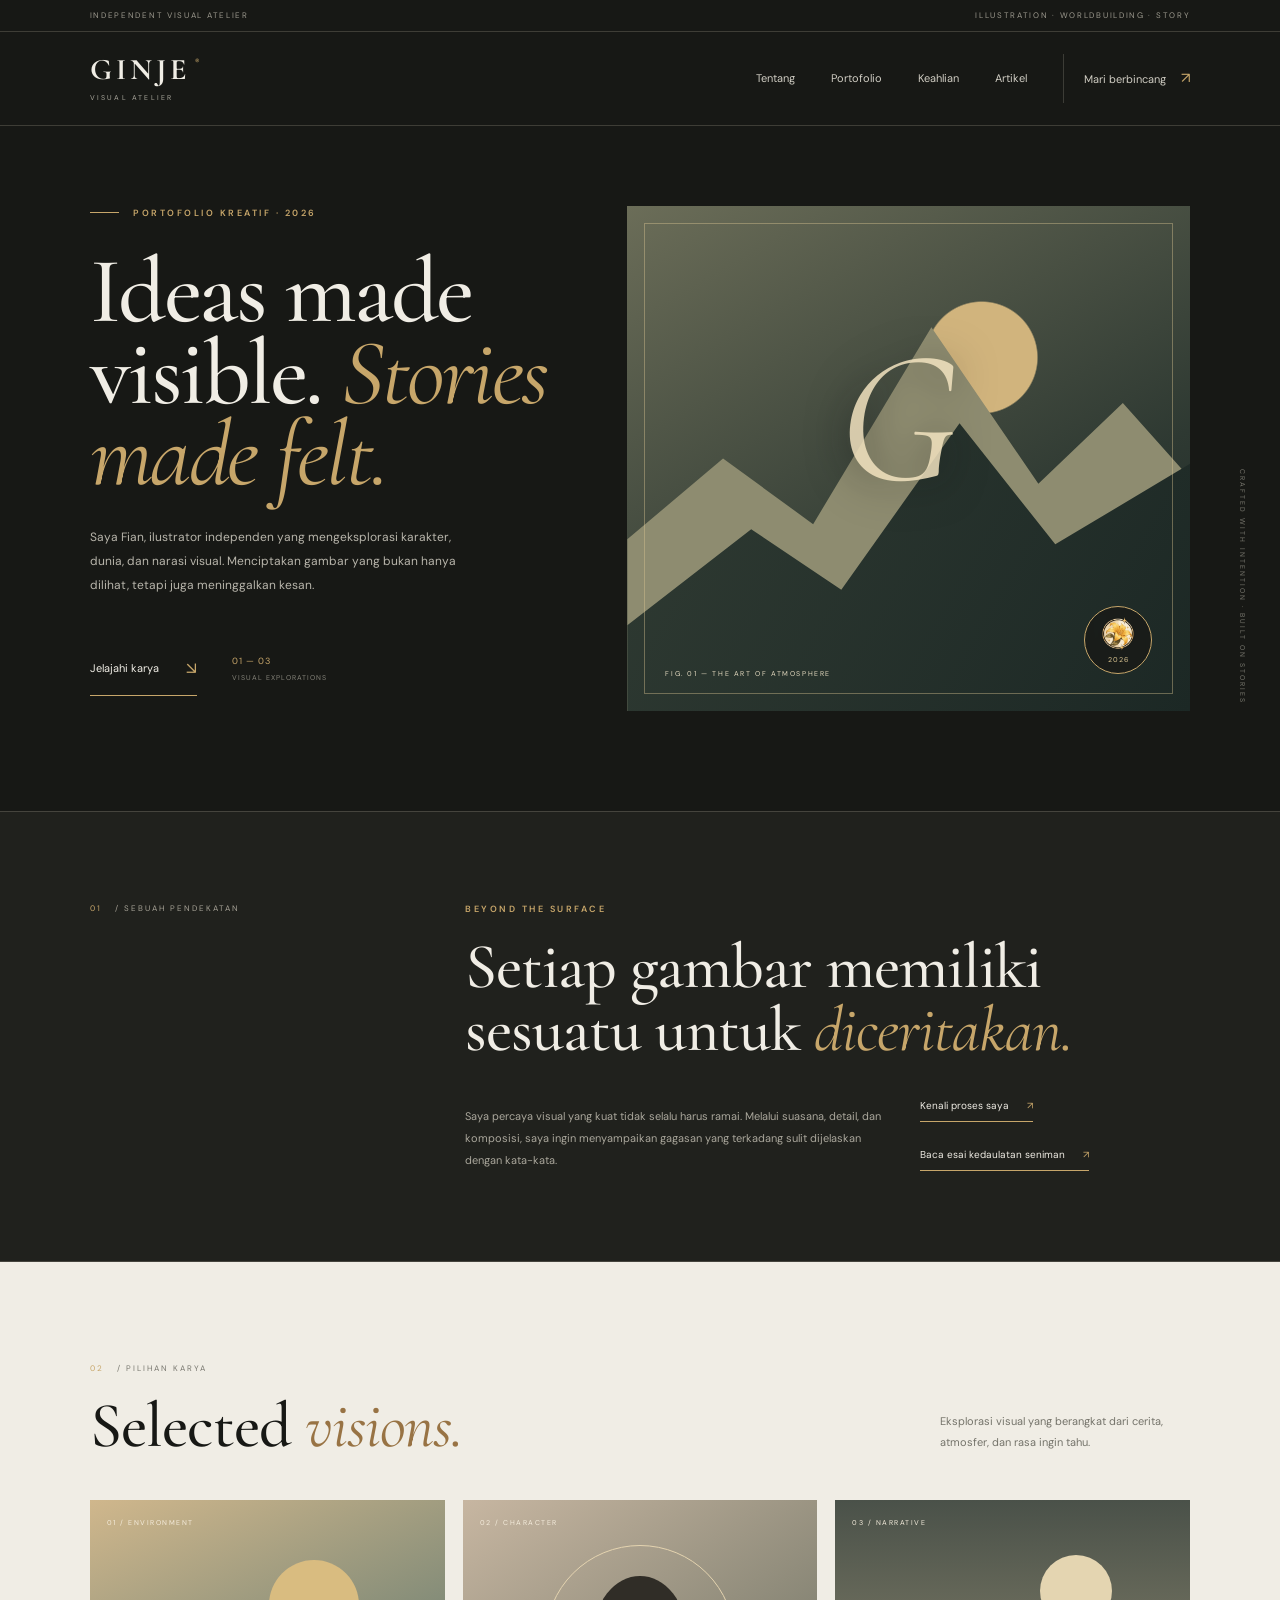
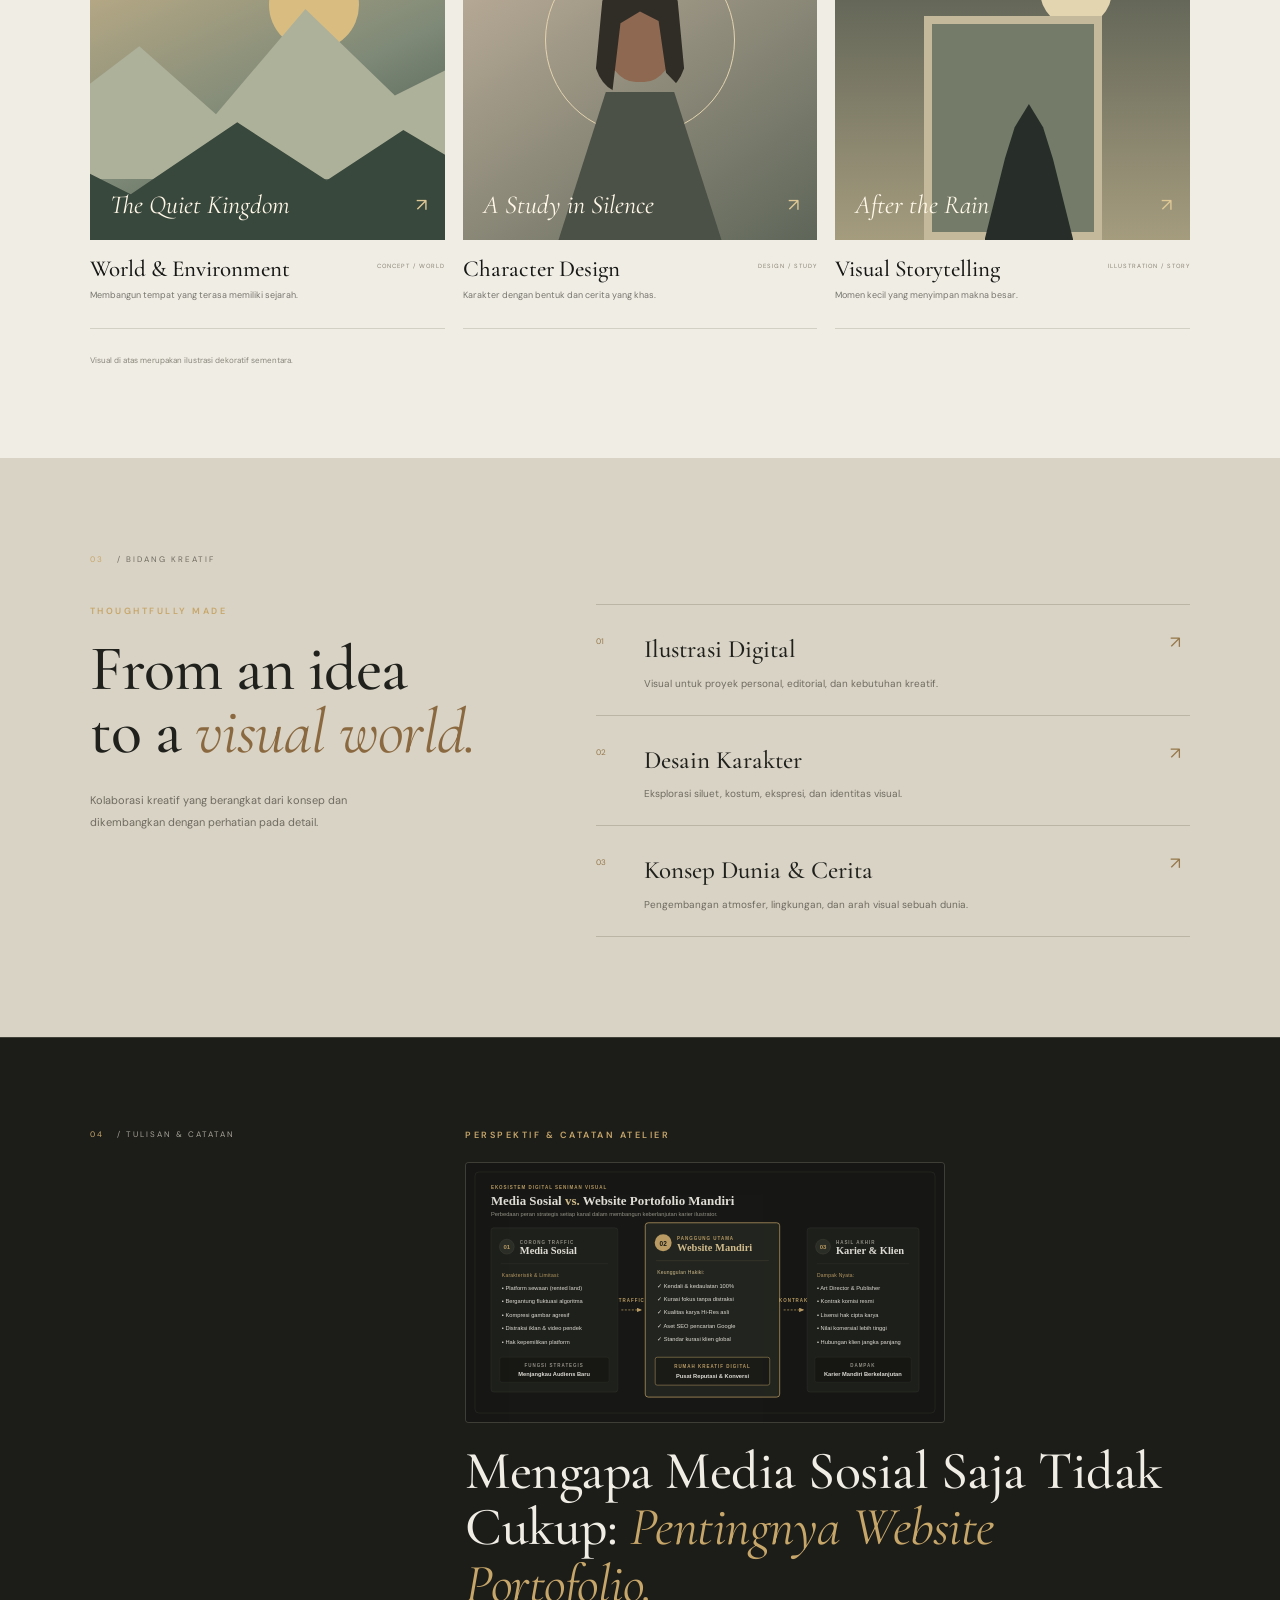
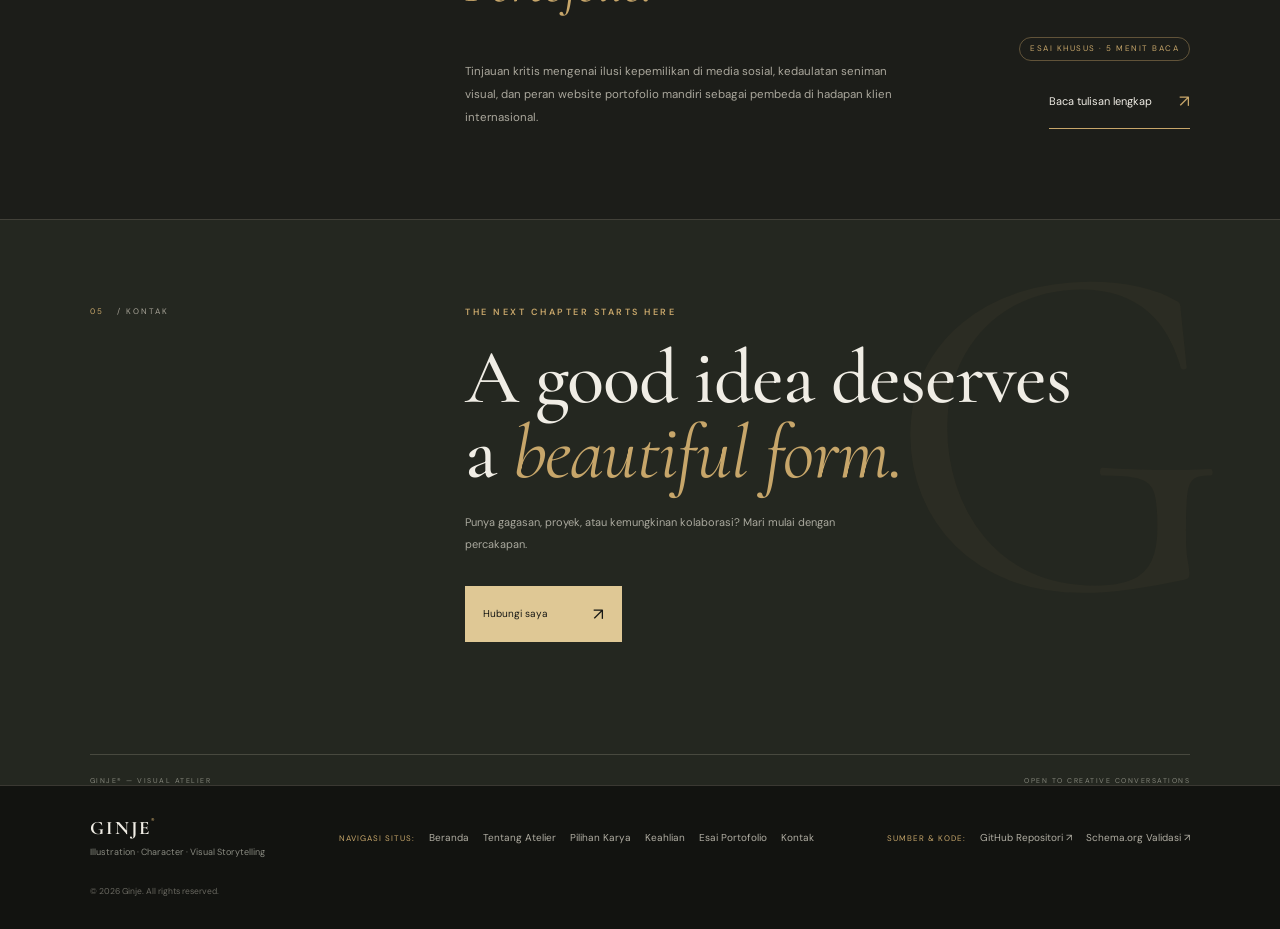
<file: index.html>
<!DOCTYPE html>
<html lang="id">
<head>
  <meta charset="UTF-8">
  <meta name="viewport" content="width=device-width, initial-scale=1.0">
  
  <!-- SEO Primary Meta Tags -->
  <title>Ginje — Visual Atelier | Portofolio Ilustrasi &amp; Desain Karakter</title>
  <meta name="title" content="Ginje — Visual Atelier | Portofolio Ilustrasi &amp; Desain Karakter">
  <meta name="description" content="Portofolio resmi Ginje (Fian) — ilustrator independen, desain karakter, dan visual storytelling. Eksplorasi karya seni naratif dan kolaborasi proyek kreatif.">
  <meta name="keywords" content="ilustrator indonesia, desain karakter, visual storytelling, concept art, portofolio ilustrator, ginje visual atelier, freelance illustrator">
  <meta name="author" content="Fian — Ginje Visual Atelier">
  <meta name="robots" content="index, follow, max-image-preview:large, max-snippet:-1, max-video-preview:-1">
    <link rel="sitemap" type="application/xml" title="Sitemap" href="https://arfianafandi.github.io/Website-Portofolio/sitemap.xml">
  <link rel="canonical" href="https://arfianafandi.github.io/Website-Portofolio/">

  <!-- Open Graph / Facebook -->
  <meta property="og:locale" content="id_ID">
  <meta property="og:type" content="website">
  <meta property="og:url" content="https://arfianafandi.github.io/Website-Portofolio/">
  <meta property="og:title" content="Ginje — Visual Atelier | Portofolio Ilustrasi &amp; Desain Karakter">
  <meta property="og:description" content="Portofolio resmi Ginje (Fian) — ilustrator independen, desain karakter, dan visual storytelling. Eksplorasi karya seni naratif dan kolaborasi proyek kreatif.">
  <meta property="og:site_name" content="Ginje Visual Atelier">
  <meta property="og:image" content="https://arfianafandi.github.io/Website-Portofolio/assets/android-chrome-512x512.png">
  <meta property="og:image:secure_url" content="https://arfianafandi.github.io/Website-Portofolio/assets/android-chrome-512x512.png">
  <meta property="og:image:width" content="512">
  <meta property="og:image:height" content="512">
  <meta property="og:image:alt" content="Logo Medali Ginje Visual Atelier">
  <meta property="og:image:type" content="image/png">

  <!-- Twitter Card -->
  <meta name="twitter:card" content="summary_large_image">
  <meta name="twitter:title" content="Ginje — Visual Atelier | Portofolio Ilustrasi &amp; Desain Karakter">
  <meta name="twitter:description" content="Portofolio resmi Ginje (Fian) — ilustrator independen, desain karakter, dan visual storytelling.">
  <meta name="twitter:image" content="https://arfianafandi.github.io/Website-Portofolio/assets/android-chrome-512x512.png">
  <meta name="twitter:image:alt" content="Logo Medali Ginje Visual Atelier">

  <!-- Favicon (Google Search & Multi-device) -->
  <link rel="icon" type="image/x-icon" href="favicon.ico">
  <link rel="icon" type="image/png" sizes="48x48" href="assets/favicon-48x48.png">
  <link rel="icon" type="image/png" sizes="32x32" href="assets/favicon-32x32.png">
  <link rel="icon" type="image/png" sizes="16x16" href="assets/favicon-16x16.png">
  <link rel="icon" type="image/png" sizes="192x192" href="assets/android-chrome-192x192.png">
  <link rel="apple-touch-icon" sizes="180x180" href="assets/apple-touch-icon.png">

  <!-- Structured Data (JSON-LD) -->
  <script type="application/ld+json">
  {
    "@context": "https://schema.org",
    "@graph": [
      {
        "@type": "WebSite",
        "@id": "https://arfianafandi.github.io/Website-Portofolio/#website",
        "url": "https://arfianafandi.github.io/Website-Portofolio/",
        "name": "Ginje",
        "alternateName": "Ginje Visual Atelier",
        "description": "Portofolio kreatif ilustrasi, desain karakter, dan visual storytelling oleh Fian.",
        "inLanguage": "id-ID"
      },
      {
        "@type": "Person",
        "@id": "https://arfianafandi.github.io/Website-Portofolio/#person",
        "name": "Fian",
        "alternateName": "Ginje",
        "jobTitle": "Ilustrator & Visual Storyteller",
        "description": "Ilustrator independen yang mengeksplorasi karakter, dunia naratif, dan visual storytelling.",
        "url": "https://arfianafandi.github.io/Website-Portofolio/",
        "image": "https://arfianafandi.github.io/Website-Portofolio/assets/android-chrome-512x512.png",
        "knowsAbout": [
          "Ilustrasi Digital",
          "Desain Karakter",
          "Worldbuilding",
          "Visual Storytelling"
        ]
      }
    ]
  }
  </script>

  <link rel="preconnect" href="https://fonts.googleapis.com">
  <link rel="preconnect" href="https://fonts.gstatic.com" crossorigin>
  <link href="https://fonts.googleapis.com/css2?family=Cormorant+Garamond:wght@400;500;600;700&family=DM+Sans:wght@400;500;600;700&display=swap" rel="stylesheet">
  <link rel="stylesheet" href="style.css">
  <!-- Inline Responsive Fallback for SEO Crawlers -->
  <style>
    @media screen and (max-width: 900px) {
      .hero { grid-template-columns: 1fr; }
      .work-grid { grid-template-columns: 1fr 1fr; }
    }
    @media screen and (max-width: 620px) {
      .work-grid { grid-template-columns: 1fr; }
      .site-header { padding: 20px 6%; }
    }
  </style>
  <!-- Canonical Domain Enforcement (www to non-www fallback) -->
  <script>
    if (window.location.hostname.indexOf('www.') === 0) {
      window.location.replace('https://' + window.location.hostname.replace(/^www\./, '') + window.location.pathname + window.location.search);
    }
  </script>
</head>
<body>
  <div class="topline"><span>INDEPENDENT VISUAL ATELIER</span><span><a href="index.html#works">ILLUSTRATION</a> · <a href="index.html#services">WORLDBUILDING</a> · <a href="artikel-pentingnya-website-portofolio-ilustrator.html">STORY</a></span></div>
  <header class="site-header"><a class="brand" href="index.html#home" aria-label="Ginje Visual Atelier - Beranda">GINJE<span>®</span><small>VISUAL ATELIER</small></a>
    <nav><a href="index.html#about">Tentang</a><a href="index.html#works">Portofolio</a><a href="index.html#services">Keahlian</a><a href="artikel-pentingnya-website-portofolio-ilustrator.html">Artikel</a><a class="nav-cta" href="index.html#contact">Mari berbincang <span>↗</span></a></nav>
  </header>
  <main>
    <section class="hero" id="home"><div class="hero-copy"><div class="eyebrow"><span class="gold-line"></span> PORTOFOLIO KREATIF · 2026</div>
      <h1>Ideas made <br>visible. <em>Stories</em> <br><em>made felt.</em></h1>
      <p class="hero-description">Saya Fian, ilustrator independen yang mengeksplorasi karakter, dunia, dan narasi visual. Menciptakan gambar yang bukan hanya dilihat, tetapi juga meninggalkan kesan.</p>
      <div class="hero-bottom"><a class="round-link" href="index.html#works">Jelajahi karya <span>↘</span></a><p>01 — 03<br><span>VISUAL EXPLORATIONS</span></p></div>
    </div><div class="hero-visual"><div class="hero-art art-one"></div><div class="hero-art art-two"></div><div class="hero-art art-three"></div><div class="hero-ornament">G</div><div class="hero-stamp"><img src="assets/emblem-atelier.webp" alt="Emblem Ginje Visual Atelier - Golden Lily" width="46" height="46" loading="lazy" decoding="async" class="hero-stamp-img"><span>2026</span></div><p class="visual-caption">FIG. 01 — THE ART OF ATMOSPHERE</p></div><div class="hero-side-note">CRAFTED WITH INTENTION · BUILT ON STORIES</div></section>
    <section class="manifesto" id="about"><div class="section-label"><span>01</span> / SEBUAH PENDEKATAN</div><div class="manifesto-content"><p class="small-gold">BEYOND THE SURFACE</p><h2>Setiap gambar memiliki sesuatu untuk <em>diceritakan.</em></h2><div class="manifesto-bottom"><p>Saya percaya visual yang kuat tidak selalu harus ramai. Melalui suasana, detail, dan komposisi, saya ingin menyampaikan gagasan yang terkadang sulit dijelaskan dengan kata-kata.</p><div class="manifesto-actions"><a href="index.html#contact" class="underlined-link">Kenali proses saya <span>↗</span></a><a href="artikel-pentingnya-website-portofolio-ilustrator.html" class="underlined-link">Baca esai kedaulatan seniman <span>↗</span></a></div></div></div></section>
    <section class="works" id="works"><div class="section-heading"><div><div class="section-label"><span>02</span> / PILIHAN KARYA</div><h2>Selected <em>visions.</em></h2></div><p>Eksplorasi visual yang berangkat dari cerita, atmosfer, dan rasa ingin tahu.</p></div>
      <div class="work-grid">
        <article class="work-card work-wide"><a href="index.html#contact" class="work-image landscape" aria-label="Lihat karya The Quiet Kingdom (World & Environment)"><span class="image-index">01 / ENVIRONMENT</span><div class="landscape-sun"></div><div class="landscape-mist"></div><div class="landscape-foreground"></div><span class="image-title">The Quiet Kingdom</span><span class="image-open">↗</span></a><div class="work-info"><div><h3>World &amp; Environment</h3><p>Membangun tempat yang terasa memiliki sejarah.</p></div><span>CONCEPT / WORLD</span></div></article>
        <article class="work-card"><a href="index.html#contact" class="work-image portrait" aria-label="Lihat karya A Study in Silence (Character Design)"><span class="image-index">02 / CHARACTER</span><div class="portrait-halo"></div><div class="portrait-head"></div><div class="portrait-hair"></div><div class="portrait-cloak"></div><span class="image-title">A Study in Silence</span><span class="image-open">↗</span></a><div class="work-info"><div><h3>Character Design</h3><p>Karakter dengan bentuk dan cerita yang khas.</p></div><span>DESIGN / STUDY</span></div></article>
        <article class="work-card"><a href="index.html#contact" class="work-image stilllife" aria-label="Lihat karya After the Rain (Visual Storytelling)"><span class="image-index">03 / NARRATIVE</span><div class="still-moon"></div><div class="still-window"></div><div class="still-figure"></div><span class="image-title">After the Rain</span><span class="image-open">↗</span></a><div class="work-info"><div><h3>Visual Storytelling</h3><p>Momen kecil yang menyimpan makna besar.</p></div><span>ILLUSTRATION / STORY</span></div></article>
      </div><p class="disclaimer">Visual di atas merupakan ilustrasi dekoratif sementara.</p></section>
    <section class="services" id="services"><div class="section-label"><span>03</span> / BIDANG KREATIF</div><div class="services-grid"><div class="services-intro"><p class="small-gold">THOUGHTFULLY MADE</p><h2>From an idea <br>to a <em>visual world.</em></h2><p>Kolaborasi kreatif yang berangkat dari konsep dan dikembangkan dengan perhatian pada detail.</p></div><div class="service-list">
      <div class="service-row"><span class="service-number">01</span><div><h3>Ilustrasi Digital</h3><p>Visual untuk proyek personal, editorial, dan kebutuhan kreatif.</p></div><a href="index.html#contact" class="service-symbol" aria-label="Konsultasikan layanan ini">↗</a></div>
      <div class="service-row"><span class="service-number">02</span><div><h3>Desain Karakter</h3><p>Eksplorasi siluet, kostum, ekspresi, dan identitas visual.</p></div><a href="index.html#contact" class="service-symbol" aria-label="Konsultasikan layanan ini">↗</a></div>
      <div class="service-row"><span class="service-number">03</span><div><h3>Konsep Dunia &amp; Cerita</h3><p>Pengembangan atmosfer, lingkungan, dan arah visual sebuah dunia.</p></div><a href="index.html#contact" class="service-symbol" aria-label="Konsultasikan layanan ini">↗</a></div>
    </div></div></section>
    <section class="journal" id="journal">
      <div class="section-label"><span>04</span> / TULISAN &amp; CATATAN</div>
      <div class="journal-content">
        <p class="small-gold">PERSPEKTIF &amp; CATATAN ATELIER</p>
        <figure class="journal-thumb-wrap"><img src="assets/infografis-peran-website-portofolio.svg" alt="Infografis Peran Strategis Website Portofolio bagi Ilustrator Mandiri" width="450" height="240" loading="lazy" decoding="async" class="journal-thumb-img"></figure>
        <h2>Mengapa Media Sosial Saja Tidak Cukup: <em>Pentingnya Website Portofolio.</em></h2>
        <div class="journal-bottom">
          <p>Tinjauan kritis mengenai ilusi kepemilikan di media sosial, kedaulatan seniman visual, dan peran website portofolio mandiri sebagai pembeda di hadapan klien internasional.</p>
          <div class="journal-actions">
            <span class="journal-badge">ESAI KHUSUS · 5 MENIT BACA</span>
            <a href="artikel-pentingnya-website-portofolio-ilustrator.html" class="round-link">Baca tulisan lengkap <span>↗</span></a>
          </div>
        </div>
      </div>
    </section>
    <section class="contact" id="contact"><div class="contact-pattern">G</div><div class="section-label"><span>05</span> / KONTAK</div><div class="contact-inner"><p class="small-gold">THE NEXT CHAPTER STARTS HERE</p><h2>A good idea deserves <br>a <em>beautiful form.</em></h2><p>Punya gagasan, proyek, atau kemungkinan kolaborasi? Mari mulai dengan percakapan.</p><a class="contact-button" href="https://www.instagram.com/fian21stcentury/" target="_blank" rel="nofollow noopener noreferrer" aria-label="Hubungi saya via Instagram @fian21stcentury">Hubungi saya <span>↗</span></a></div><div class="contact-footer"><span>GINJE® — VISUAL ATELIER</span><span>OPEN TO CREATIVE CONVERSATIONS</span></div></section>
  </main><footer class="footer">
    <div class="footer-left">
      <a class="footer-brand" href="index.html#home" aria-label="Ginje Visual Atelier - Kembali ke atas">GINJE<span>®</span></a>
      <p>Illustration · Character · Visual Storytelling</p>
    </div>
    <div class="footer-nav">
      <span class="footer-nav-label">Navigasi Situs:</span>
      <a href="index.html#home">Beranda</a>
      <a href="index.html#about">Tentang Atelier</a>
      <a href="index.html#works">Pilihan Karya</a>
      <a href="index.html#services">Keahlian</a>
      <a href="artikel-pentingnya-website-portofolio-ilustrator.html">Esai Portofolio</a>
      <a href="index.html#contact">Kontak</a>
    </div>
    <div class="footer-social">
      <span class="footer-nav-label">Sumber &amp; Kode:</span>
      <a href="https://github.com/arfianafandi/Website-Portofolio" target="_blank" rel="noopener noreferrer">GitHub Repositori ↗</a>
      <a href="https://schema.org" target="_blank" rel="noopener noreferrer">Schema.org Validasi ↗</a>
    </div>
    <p class="footer-copy">© 2026 Ginje. All rights reserved.</p>
  </footer>
</body></html>
</file>
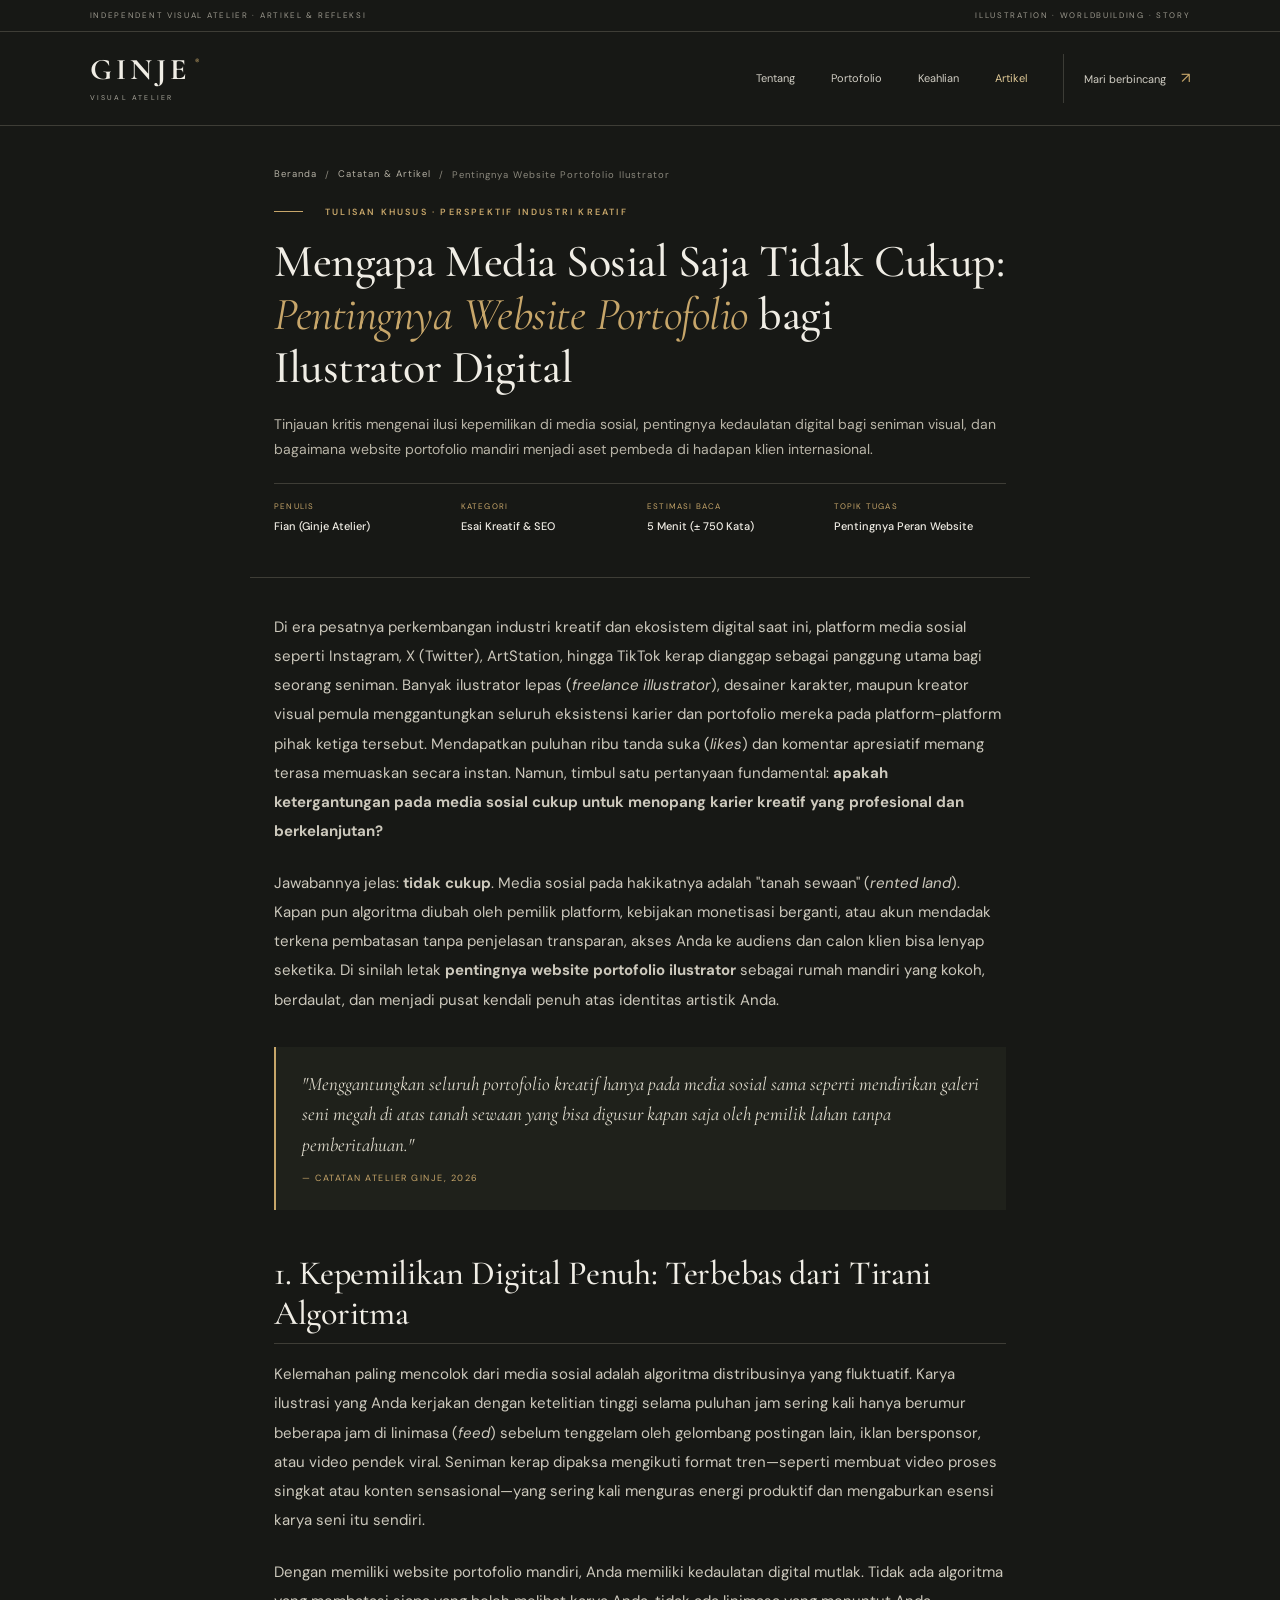
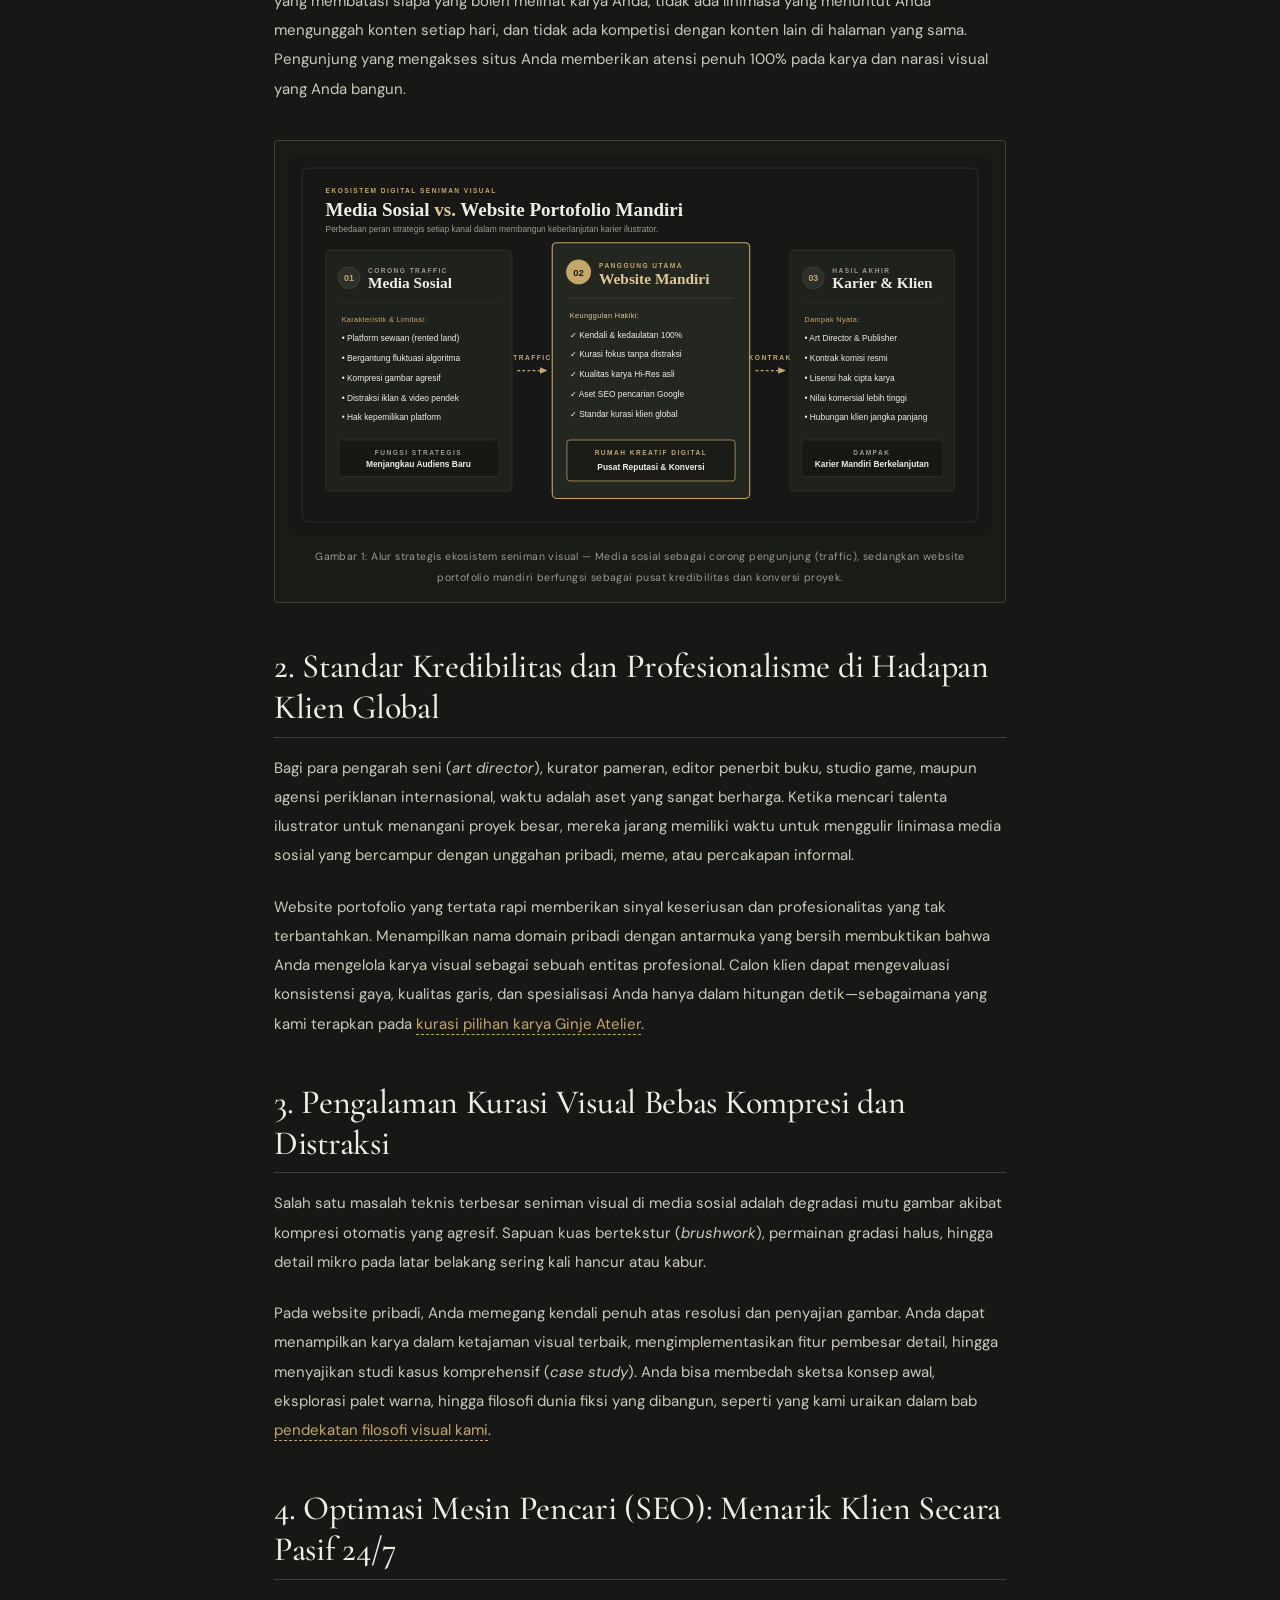
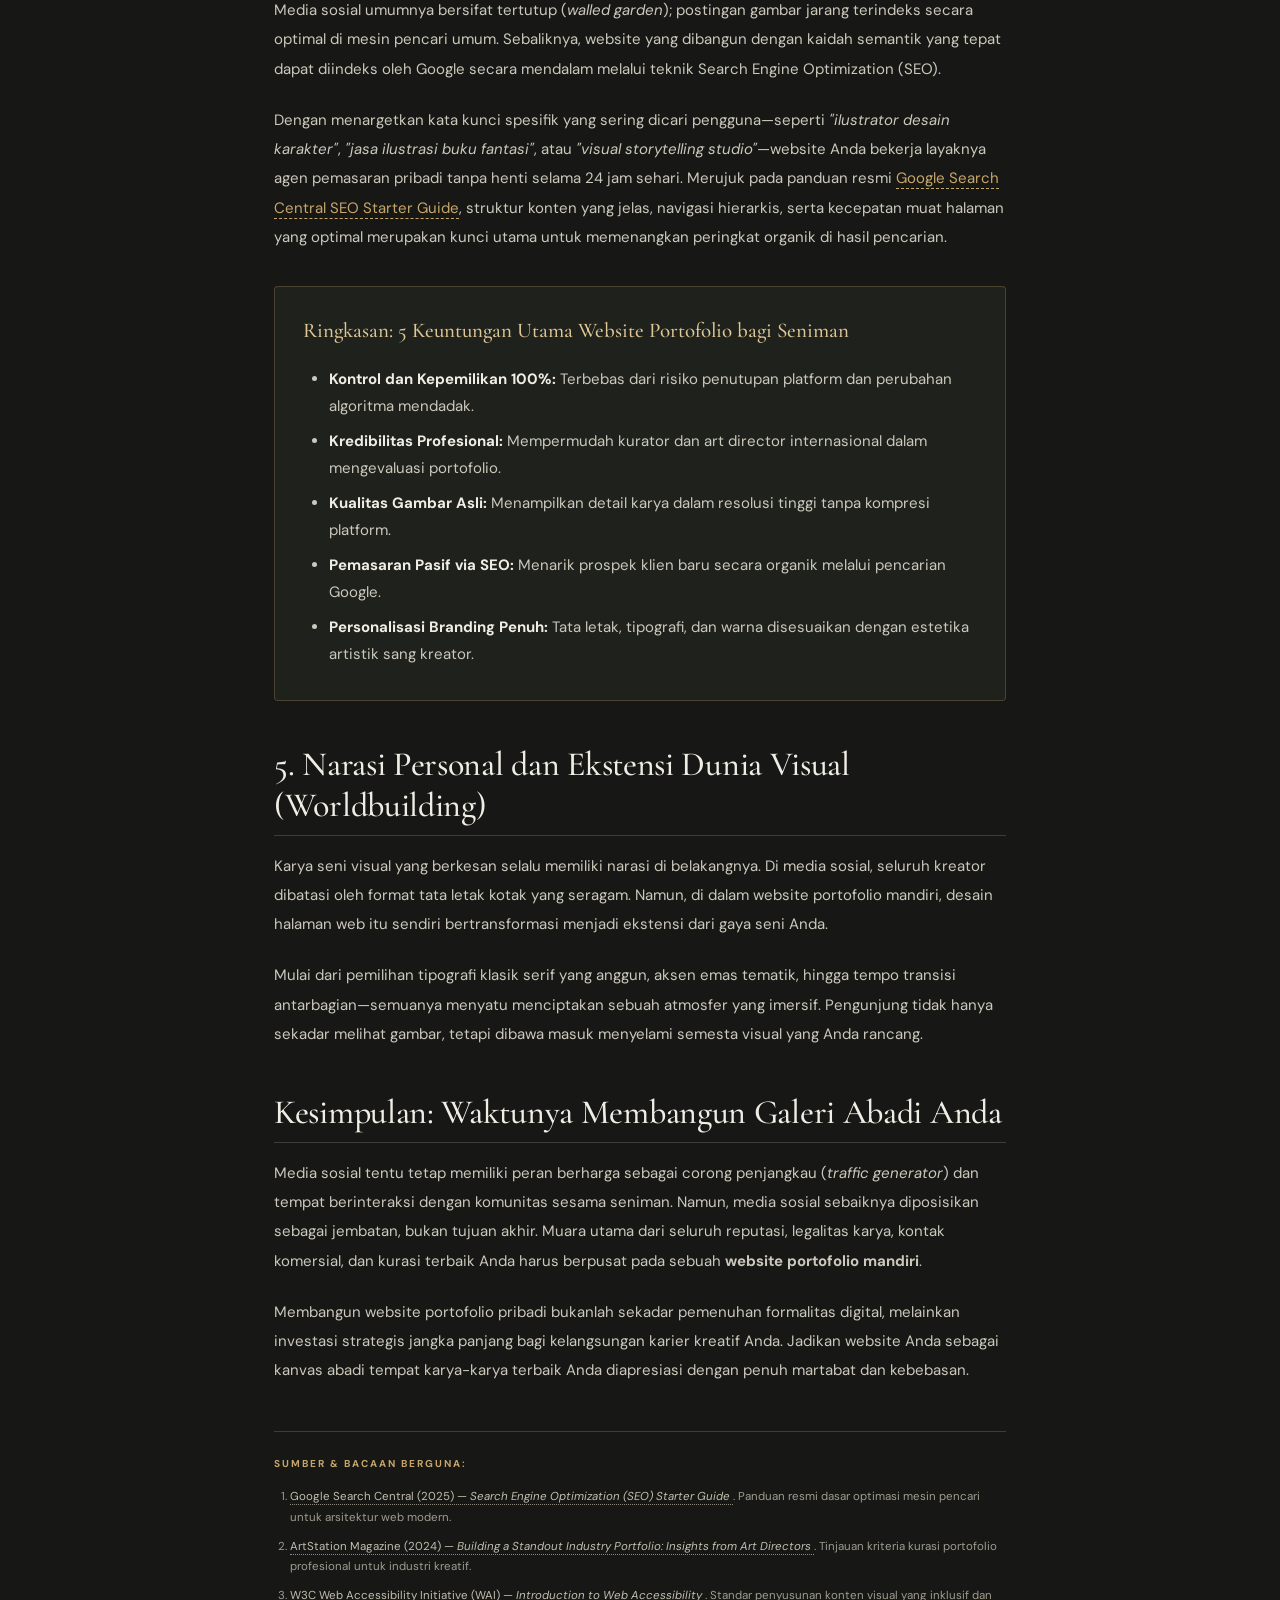
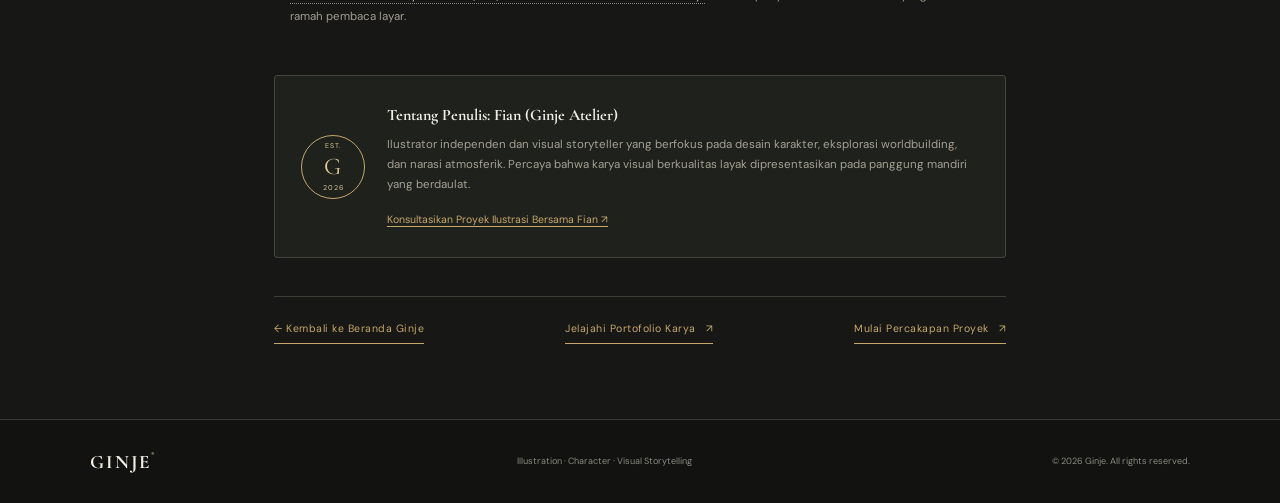
<file: artikel-pentingnya-website-portofolio-ilustrator.html>
<!DOCTYPE html>
<html lang="id">
<head>
  <meta charset="UTF-8">
  <meta name="viewport" content="width=device-width, initial-scale=1.0">
  
  <!-- SEO Primary Meta Tags -->
  <title>Pentingnya Website Portofolio bagi Ilustrator &amp; Seniman Visual — Ginje</title>
  <meta name="title" content="Pentingnya Website Portofolio bagi Ilustrator &amp; Seniman Visual — Ginje">
  <meta name="description" content="Mengapa media sosial tidak cukup? Pelajari pentingnya website portofolio bagi ilustrator untuk membangun kredibilitas mandiri dan menarik klien global.">
  <meta name="keywords" content="pentingnya website portofolio ilustrator, website portofolio ilustrator, portofolio digital artist, portofolio seniman visual, manfaat website pribadi, ginje atelier">
  <meta name="author" content="Fian — Ginje Visual Atelier">
  <meta name="robots" content="index, follow, max-image-preview:large, max-snippet:-1, max-video-preview:-1">
  <link rel="canonical" href="https://arfianafandi.github.io/Website-Portofolio/artikel-pentingnya-website-portofolio-ilustrator.html">

  <!-- Favicon (Google Search & Multi-device) -->
  <link rel="icon" type="image/x-icon" href="favicon.ico">
  <link rel="icon" type="image/png" sizes="48x48" href="assets/favicon-48x48.png">
  <link rel="icon" type="image/png" sizes="32x32" href="assets/favicon-32x32.png">
  <link rel="icon" type="image/png" sizes="16x16" href="assets/favicon-16x16.png">
  <link rel="icon" type="image/png" sizes="192x192" href="assets/android-chrome-192x192.png">
  <link rel="apple-touch-icon" sizes="180x180" href="assets/apple-touch-icon.png">

  <!-- Open Graph / Facebook -->
  <meta property="og:locale" content="id_ID">
  <meta property="og:type" content="article">
  <meta property="og:url" content="https://arfianafandi.github.io/Website-Portofolio/artikel-pentingnya-website-portofolio-ilustrator.html">
  <meta property="og:title" content="Pentingnya Website Portofolio bagi Ilustrator &amp; Seniman Visual — Ginje">
  <meta property="og:description" content="Mengapa media sosial tidak cukup? Pelajari pentingnya website portofolio bagi ilustrator untuk membangun kredibilitas mandiri dan menarik klien global.">
  <meta property="og:site_name" content="Ginje Visual Atelier">
  <meta property="og:image" content="https://arfianafandi.github.io/Website-Portofolio/assets/android-chrome-512x512.png">
  <meta property="og:image:width" content="512">
  <meta property="og:image:height" content="512">
  <meta property="og:image:alt" content="Infografis Peran Website Portofolio Ginje Atelier">

  <!-- Twitter Card -->
  <meta name="twitter:card" content="summary_large_image">
  <meta name="twitter:title" content="Pentingnya Website Portofolio bagi Ilustrator &amp; Seniman Visual — Ginje">
  <meta name="twitter:description" content="Mengapa media sosial tidak cukup? Pelajari pentingnya website portofolio bagi ilustrator untuk membangun kredibilitas mandiri dan menarik klien global.">
  <meta name="twitter:image" content="https://arfianafandi.github.io/Website-Portofolio/assets/android-chrome-512x512.png">

  <!-- Structured Data (Schema.org Article) -->
  <script type="application/ld+json">
  {
    "@context": "https://schema.org",
    "@type": "BlogPosting",
    "mainEntityOfPage": {
      "@type": "WebPage",
      "@id": "https://arfianafandi.github.io/Website-Portofolio/artikel-pentingnya-website-portofolio-ilustrator.html"
    },
    "headline": "Mengapa Media Sosial Saja Tidak Cukup: Pentingnya Website Portofolio bagi Ilustrator Digital",
    "description": "Tinjauan kritis mengenai kedaulatan seniman visual, ilusi kepemilikan di media sosial, dan peran website portofolio mandiri.",
    "image": "https://arfianafandi.github.io/Website-Portofolio/assets/android-chrome-512x512.png",
    "author": {
      "@type": "Person",
      "name": "Fian",
      "jobTitle": "Ilustrator & Visual Storyteller",
      "url": "https://arfianafandi.github.io/Website-Portofolio/"
    },
    "publisher": {
      "@type": "Organization",
      "name": "Ginje Visual Atelier",
      "logo": {
        "@type": "ImageObject",
        "url": "https://arfianafandi.github.io/Website-Portofolio/assets/android-chrome-192x192.png"
      }
    },
    "datePublished": "2026-11-08",
    "dateModified": "2026-11-16",
    "inLanguage": "id-ID"
  }
  </script>

  <!-- Fonts & Stylesheet -->
  <link rel="preconnect" href="https://fonts.googleapis.com">
  <link rel="preconnect" href="https://fonts.gstatic.com" crossorigin>
  <link href="https://fonts.googleapis.com/css2?family=Cormorant+Garamond:ital,wght@0,400;0,500;0,600;0,700;1,400;1,600&family=DM+Sans:ital,wght@0,400;0,500;0,700;1,400&display=swap" rel="stylesheet">
  <link rel="stylesheet" href="style.css">
</head>
<body class="article-page">

  <!-- Top Announcement Bar -->
  <div class="topline">
    <span>INDEPENDENT VISUAL ATELIER · ARTIKEL & REFLEKSI</span>
    <span>ILLUSTRATION · WORLDBUILDING · STORY</span>
  </div>

  <!-- Header Navigation -->
  <header class="site-header">
    <a class="brand" href="index.html#home">GINJE<span>®</span><small>VISUAL ATELIER</small></a>
    <nav>
      <a href="index.html#about">Tentang</a>
      <a href="index.html#works">Portofolio</a>
      <a href="index.html#services">Keahlian</a>
      <a href="index.html#journal" style="color: var(--gold-light);">Artikel</a>
      <a class="nav-cta" href="index.html#contact">Mari berbincang <span>↗</span></a>
    </nav>
  </header>

  <main>
    <!-- Article Hero Header -->
    <header class="article-hero-section">
      <div class="breadcrumb-nav">
        <a href="index.html">Beranda</a>
        <span>/</span>
        <a href="index.html#journal">Catatan &amp; Artikel</a>
        <span>/</span>
        <span>Pentingnya Website Portofolio Ilustrator</span>
      </div>
      <div class="article-eyebrow">
        <span class="gold-line"></span> TULISAN KHUSUS · PERSPEKTIF INDUSTRI KREATIF
      </div>
      <h1 class="article-title">
        Mengapa Media Sosial Saja Tidak Cukup: <em>Pentingnya Website Portofolio</em> bagi Ilustrator Digital
      </h1>
      <p class="article-subtitle">
        Tinjauan kritis mengenai ilusi kepemilikan di media sosial, pentingnya kedaulatan digital bagi seniman visual, dan bagaimana website portofolio mandiri menjadi aset pembeda di hadapan klien internasional.
      </p>
      <div class="article-meta-bar">
        <div><span>Penulis</span><strong>Fian (Ginje Atelier)</strong></div>
        <div><span>Kategori</span><strong>Esai Kreatif &amp; SEO</strong></div>
        <div><span>Estimasi Baca</span><strong>5 Menit (± 750 Kata)</strong></div>
        <div><span>Topik Tugas</span><strong>Pentingnya Peran Website</strong></div>
      </div>
    </header>

    <!-- Main Article Body -->
    <article class="article-container">
      <div class="article-body">

        <p>
          Di era pesatnya perkembangan industri kreatif dan ekosistem digital saat ini, platform media sosial seperti Instagram, X (Twitter), ArtStation, hingga TikTok kerap dianggap sebagai panggung utama bagi seorang seniman. Banyak ilustrator lepas (<em>freelance illustrator</em>), desainer karakter, maupun kreator visual pemula menggantungkan seluruh eksistensi karier dan portofolio mereka pada platform-platform pihak ketiga tersebut. Mendapatkan puluhan ribu tanda suka (<em>likes</em>) dan komentar apresiatif memang terasa memuaskan secara instan. Namun, timbul satu pertanyaan fundamental: <strong>apakah ketergantungan pada media sosial cukup untuk menopang karier kreatif yang profesional dan berkelanjutan?</strong>
        </p>

        <p>
          Jawabannya jelas: <strong>tidak cukup</strong>. Media sosial pada hakikatnya adalah "tanah sewaan" (<em>rented land</em>). Kapan pun algoritma diubah oleh pemilik platform, kebijakan monetisasi berganti, atau akun mendadak terkena pembatasan tanpa penjelasan transparan, akses Anda ke audiens dan calon klien bisa lenyap seketika. Di sinilah letak <strong>pentingnya website portofolio ilustrator</strong> sebagai rumah mandiri yang kokoh, berdaulat, dan menjadi pusat kendali penuh atas identitas artistik Anda.
        </p>

        <div class="article-callout">
          <p>
            "Menggantungkan seluruh portofolio kreatif hanya pada media sosial sama seperti mendirikan galeri seni megah di atas tanah sewaan yang bisa digusur kapan saja oleh pemilik lahan tanpa pemberitahuan."
          </p>
          <cite>— Catatan Atelier Ginje, 2026</cite>
        </div>

        <h2>1. Kepemilikan Digital Penuh: Terbebas dari Tirani Algoritma</h2>
        <p>
          Kelemahan paling mencolok dari media sosial adalah algoritma distribusinya yang fluktuatif. Karya ilustrasi yang Anda kerjakan dengan ketelitian tinggi selama puluhan jam sering kali hanya berumur beberapa jam di linimasa (<em>feed</em>) sebelum tenggelam oleh gelombang postingan lain, iklan bersponsor, atau video pendek viral. Seniman kerap dipaksa mengikuti format tren—seperti membuat video proses singkat atau konten sensasional—yang sering kali menguras energi produktif dan mengaburkan esensi karya seni itu sendiri.
        </p>
        <p>
          Dengan memiliki website portofolio mandiri, Anda memiliki kedaulatan digital mutlak. Tidak ada algoritma yang membatasi siapa yang boleh melihat karya Anda, tidak ada linimasa yang menuntut Anda mengunggah konten setiap hari, dan tidak ada kompetisi dengan konten lain di halaman yang sama. Pengunjung yang mengakses situs Anda memberikan atensi penuh 100% pada karya dan narasi visual yang Anda bangun.
        </p>

        <!-- Infografis Relevan -->
        <figure class="article-figure">
          <img src="assets/infografis-peran-website-portofolio.svg" alt="Infografis perbandingan peran media sosial sebagai corong traffic vs website portofolio sebagai pusat kredibilitas seniman visual" width="900" height="480" loading="lazy" decoding="async">
          <figcaption>Gambar 1: Alur strategis ekosistem seniman visual — Media sosial sebagai corong pengunjung (traffic), sedangkan website portofolio mandiri berfungsi sebagai pusat kredibilitas dan konversi proyek.</figcaption>
        </figure>

        <h2>2. Standar Kredibilitas dan Profesionalisme di Hadapan Klien Global</h2>
        <p>
          Bagi para pengarah seni (<em>art director</em>), kurator pameran, editor penerbit buku, studio game, maupun agensi periklanan internasional, waktu adalah aset yang sangat berharga. Ketika mencari talenta ilustrator untuk menangani proyek besar, mereka jarang memiliki waktu untuk menggulir linimasa media sosial yang bercampur dengan unggahan pribadi, meme, atau percakapan informal.
        </p>
        <p>
          Website portofolio yang tertata rapi memberikan sinyal keseriusan dan profesionalitas yang tak terbantahkan. Menampilkan nama domain pribadi dengan antarmuka yang bersih membuktikan bahwa Anda mengelola karya visual sebagai sebuah entitas profesional. Calon klien dapat mengevaluasi konsistensi gaya, kualitas garis, dan spesialisasi Anda hanya dalam hitungan detik—sebagaimana yang kami terapkan pada <a href="index.html#works">kurasi pilihan karya Ginje Atelier</a>.
        </p>

        <h2>3. Pengalaman Kurasi Visual Bebas Kompresi dan Distraksi</h2>
        <p>
          Salah satu masalah teknis terbesar seniman visual di media sosial adalah degradasi mutu gambar akibat kompresi otomatis yang agresif. Sapuan kuas bertekstur (<em>brushwork</em>), permainan gradasi halus, hingga detail mikro pada latar belakang sering kali hancur atau kabur.
        </p>
        <p>
          Pada website pribadi, Anda memegang kendali penuh atas resolusi dan penyajian gambar. Anda dapat menampilkan karya dalam ketajaman visual terbaik, mengimplementasikan fitur pembesar detail, hingga menyajikan studi kasus komprehensif (<em>case study</em>). Anda bisa membedah sketsa konsep awal, eksplorasi palet warna, hingga filosofi dunia fiksi yang dibangun, seperti yang kami uraikan dalam bab <a href="index.html#about">pendekatan filosofi visual kami</a>.
        </p>

        <h2>4. Optimasi Mesin Pencari (SEO): Menarik Klien Secara Pasif 24/7</h2>
        <p>
          Media sosial umumnya bersifat tertutup (<em>walled garden</em>); postingan gambar jarang terindeks secara optimal di mesin pencari umum. Sebaliknya, website yang dibangun dengan kaidah semantik yang tepat dapat diindeks oleh Google secara mendalam melalui teknik Search Engine Optimization (SEO).
        </p>
        <p>
          Dengan menargetkan kata kunci spesifik yang sering dicari pengguna—seperti <em>"ilustrator desain karakter"</em>, <em>"jasa ilustrasi buku fantasi"</em>, atau <em>"visual storytelling studio"</em>—website Anda bekerja layaknya agen pemasaran pribadi tanpa henti selama 24 jam sehari. Merujuk pada panduan resmi <a href="https://developers.google.com/search/docs/fundamentals/seo-starter-guide" target="_blank" rel="noopener noreferrer">Google Search Central SEO Starter Guide</a>, struktur konten yang jelas, navigasi hierarkis, serta kecepatan muat halaman yang optimal merupakan kunci utama untuk memenangkan peringkat organik di hasil pencarian.
        </p>

        <div class="article-highlight-box">
          <h3>Ringkasan: 5 Keuntungan Utama Website Portofolio bagi Seniman</h3>
          <ul>
            <li><strong>Kontrol dan Kepemilikan 100%:</strong> Terbebas dari risiko penutupan platform dan perubahan algoritma mendadak.</li>
            <li><strong>Kredibilitas Profesional:</strong> Mempermudah kurator dan art director internasional dalam mengevaluasi portofolio.</li>
            <li><strong>Kualitas Gambar Asli:</strong> Menampilkan detail karya dalam resolusi tinggi tanpa kompresi platform.</li>
            <li><strong>Pemasaran Pasif via SEO:</strong> Menarik prospek klien baru secara organik melalui pencarian Google.</li>
            <li><strong>Personalisasi Branding Penuh:</strong> Tata letak, tipografi, dan warna disesuaikan dengan estetika artistik sang kreator.</li>
          </ul>
        </div>

        <h2>5. Narasi Personal dan Ekstensi Dunia Visual (Worldbuilding)</h2>
        <p>
          Karya seni visual yang berkesan selalu memiliki narasi di belakangnya. Di media sosial, seluruh kreator dibatasi oleh format tata letak kotak yang seragam. Namun, di dalam website portofolio mandiri, desain halaman web itu sendiri bertransformasi menjadi ekstensi dari gaya seni Anda.
        </p>
        <p>
          Mulai dari pemilihan tipografi klasik serif yang anggun, aksen emas tematik, hingga tempo transisi antarbagian—semuanya menyatu menciptakan sebuah atmosfer yang imersif. Pengunjung tidak hanya sekadar melihat gambar, tetapi dibawa masuk menyelami semesta visual yang Anda rancang.
        </p>

        <h2>Kesimpulan: Waktunya Membangun Galeri Abadi Anda</h2>
        <p>
          Media sosial tentu tetap memiliki peran berharga sebagai corong penjangkau (<em>traffic generator</em>) dan tempat berinteraksi dengan komunitas sesama seniman. Namun, media sosial sebaiknya diposisikan sebagai jembatan, bukan tujuan akhir. Muara utama dari seluruh reputasi, legalitas karya, kontak komersial, dan kurasi terbaik Anda harus berpusat pada sebuah <strong>website portofolio mandiri</strong>.
        </p>
        <p>
          Membangun website portofolio pribadi bukanlah sekadar pemenuhan formalitas digital, melainkan investasi strategis jangka panjang bagi kelangsungan karier kreatif Anda. Jadikan website Anda sebagai kanvas abadi tempat karya-karya terbaik Anda diapresiasi dengan penuh martabat dan kebebasan.
        </p>

        <!-- Sumber & Rujukan Berguna -->
        <section class="article-references">
          <h4>Sumber &amp; Bacaan Berguna:</h4>
          <ol>
            <li>
              <a href="https://developers.google.com/search/docs/fundamentals/seo-starter-guide" target="_blank" rel="noopener noreferrer">
                Google Search Central (2025) — <em>Search Engine Optimization (SEO) Starter Guide</em>
              </a>. Panduan resmi dasar optimasi mesin pencari untuk arsitektur web modern.
            </li>
            <li>
              <a href="https://magazine.artstation.com/" target="_blank" rel="noopener noreferrer">
                ArtStation Magazine (2024) — <em>Building a Standout Industry Portfolio: Insights from Art Directors</em>
              </a>. Tinjauan kriteria kurasi portofolio profesional untuk industri kreatif.
            </li>
            <li>
              <a href="https://www.w3.org/WAI/fundamentals/accessibility-intro/" target="_blank" rel="noopener noreferrer">
                W3C Web Accessibility Initiative (WAI) — <em>Introduction to Web Accessibility</em>
              </a>. Standar penyusunan konten visual yang inklusif dan ramah pembaca layar.
            </li>
          </ol>
        </section>

        <!-- Author Card -->
        <div class="article-author-card">
          <div class="author-stamp">
            <span>EST.</span>
            <strong>G</strong>
            <span>2026</span>
          </div>
          <div class="author-info">
            <h4>Tentang Penulis: Fian (Ginje Atelier)</h4>
            <p>
              Ilustrator independen dan visual storyteller yang berfokus pada desain karakter, eksplorasi worldbuilding, dan narasi atmosferik. Percaya bahwa karya visual berkualitas layak dipresentasikan pada panggung mandiri yang berdaulat.
            </p>
            <a href="index.html#contact">Konsultasikan Proyek Ilustrasi Bersama Fian <span>↗</span></a>
          </div>
        </div>

        <!-- Article Bottom CTA & Navigation -->
        <div class="article-cta-nav">
          <a href="index.html">← Kembali ke Beranda Ginje</a>
          <a href="index.html#works">Jelajahi Portofolio Karya <span>↗</span></a>
          <a href="index.html#contact">Mulai Percakapan Proyek <span>↗</span></a>
        </div>

      </div>
    </article>
  </main>

  <!-- Site Footer -->
  <footer class="footer">
    <a class="footer-brand" href="index.html#home">GINJE<span>®</span></a>
    <p>Illustration · Character · Visual Storytelling</p>
    <p>© 2026 Ginje. All rights reserved.</p>
  </footer>

</body>
</html>
</file>
<file: style.css>
:root{--black:#171815;--cream:#f0ede5;--gold:#c7a66a;--gold-light:#dfc895;--muted:#aaa79c;--rule:rgba(225,216,195,.19)}
*{box-sizing:border-box}html{scroll-behavior:smooth}body{margin:0;background:var(--black);color:var(--cream);font:14px/1.7 'DM Sans',sans-serif}a{color:inherit;text-decoration:none}.topline{min-height:32px;display:flex;justify-content:space-between;align-items:center;padding:0 7%;color:#9c998e;border-bottom:1px solid var(--rule);font-size:8px;letter-spacing:1.7px}.site-header{min-height:94px;padding:0 7%;display:flex;align-items:center;justify-content:space-between;border-bottom:1px solid var(--rule)}.brand{display:flex;align-items:flex-start;flex-wrap:wrap;width:145px;font:700 30px/1 'Cormorant Garamond',serif;letter-spacing:4px}.brand>span{color:var(--gold);font:9px 'DM Sans',sans-serif;margin:1px 0 0 4px}.brand small{flex-basis:100%;margin-top:8px;font:7px 'DM Sans',sans-serif;letter-spacing:2.2px;color:var(--muted)}nav{display:flex;align-items:center;gap:36px;color:#d0cdc3;font-size:11px}nav a:hover{color:var(--gold-light)}.nav-cta{padding:12px 0 12px 20px;border-left:1px solid var(--rule)}.nav-cta span{color:var(--gold);padding-left:12px;font-size:15px}.hero{padding:80px 7% 100px;min-height:670px;display:grid;grid-template-columns:.9fr 1.1fr;align-items:center;gap:7%;position:relative;overflow:hidden}.hero-copy{position:relative;z-index:2;padding-bottom:15px}.eyebrow,.small-gold{color:var(--gold);font-size:9px;letter-spacing:2.5px;font-weight:600}.gold-line{display:inline-block;width:29px;height:1px;margin:0 10px 3px 0;background:var(--gold)}h1,h2,h3,p{margin-top:0}h1,h2,h3{font-family:'Cormorant Garamond',serif;font-weight:500}h1{font-size:clamp(65px,7.3vw,105px);line-height:.87;letter-spacing:-2.5px;margin:30px 0}h1 em,h2 em{color:var(--gold);font-weight:400}.hero-description{color:#b8b5ab;max-width:390px;font-size:12px;line-height:2}.hero-bottom{display:flex;align-items:center;gap:35px;margin-top:45px}.round-link{display:inline-flex;align-items:center;gap:27px;padding:12px 0;border-bottom:1px solid var(--gold);font-size:11px}.round-link span{color:var(--gold);font-size:17px}.hero-bottom p{margin:0;color:var(--gold);font-size:9px;line-height:1.8;letter-spacing:1px}.hero-bottom p span{color:#858379;font-size:7px}.hero-visual{min-height:470px;height:100%;position:relative;background:#33372e;overflow:hidden}.hero-visual:before{content:'';position:absolute;inset:17px;border:1px solid #dfc89566;z-index:5;pointer-events:none}.hero-art{position:absolute;inset:0}.art-one{background:radial-gradient(circle at 63% 30%,#d1b47d 0 11%,transparent 11.3%),linear-gradient(150deg,#6b6d58,#2e3932 66%,#1c2624)}.art-two{background:#8e8c70;clip-path:polygon(0 66%,17% 50%,33% 63%,54% 24%,73% 55%,88% 39%,100% 54%,100% 100%,0 100%)}.art-three{background:linear-gradient(120deg,#333e35,#1c2825);clip-path:polygon(0 83%,22% 64%,38% 76%,59% 43%,76% 67%,100% 51%,100% 100%,0 100%)}.hero-ornament{position:absolute;z-index:2;top:42%;left:48%;transform:translate(-50%,-50%);color:#f4e5c1d6;font:italic 190px 'Cormorant Garamond',serif;text-shadow:0 4px 40px #1118}.hero-stamp{position:absolute;z-index:6;right:38px;bottom:37px;width:68px;height:68px;border:1px solid var(--gold);border-radius:50%;display:flex;flex-direction:column;justify-content:center;align-items:center;color:var(--gold-light);font-size:7px;letter-spacing:1px;line-height:1.4}.hero-stamp strong{font:26px 'Cormorant Garamond',serif}.visual-caption{position:absolute;z-index:6;bottom:24px;left:38px;font-size:7px;letter-spacing:1.6px;color:#e3d9bf}.hero-side-note{position:absolute;right:2.5%;top:50%;writing-mode:vertical-rl;color:#77766d;letter-spacing:2px;font-size:7px}.manifesto{padding:90px 7%;display:grid;grid-template-columns:.7fr 1.7fr;gap:7%;border-block:1px solid var(--rule);background:#20211d}.section-label{color:#a7a397;font-size:8px;letter-spacing:2px}.section-label span{color:var(--gold);margin-right:9px}.manifesto-content{max-width:770px}.small-gold{margin-bottom:19px}h2{font-size:clamp(42px,5vw,68px);line-height:.98;letter-spacing:-1px}.manifesto h2{max-width:700px;margin-bottom:35px}.manifesto-bottom{display:flex;align-items:end;justify-content:space-between;gap:35px}.manifesto-bottom p{max-width:420px;color:#aaa79c;font-size:11px;line-height:2;margin-bottom:0}.underlined-link{white-space:nowrap;padding-bottom:7px;border-bottom:1px solid var(--gold);font-size:10px}.underlined-link span{color:var(--gold);padding-left:15px}.works{padding:100px 7% 90px;background:var(--cream);color:var(--black)}.works .section-label{color:#77766e}.section-heading{display:flex;justify-content:space-between;align-items:end;gap:30px;margin-bottom:42px}.section-heading h2{margin:20px 0 0}.section-heading h2 em{color:#987344}.section-heading>p{max-width:250px;color:#74736a;font-size:11px;line-height:1.9;margin-bottom:5px}.work-grid{display:grid;grid-template-columns:1fr 1fr 1fr;gap:18px;align-items:start}.work-image{height:340px;display:block;position:relative;overflow:hidden;background:#b1ae98}.image-index{position:absolute;top:17px;left:17px;z-index:5;font-size:7px;letter-spacing:1.5px;color:#f5eddd}.image-title{position:absolute;z-index:5;bottom:20px;left:20px;color:#fff7e8;font:italic 26px 'Cormorant Garamond',serif}.image-open{position:absolute;z-index:5;right:18px;bottom:19px;color:var(--gold-light);font-size:18px;transition:transform .2s}.work-image:hover .image-open{transform:translate(3px,-3px)}.landscape{background:linear-gradient(155deg,#d0b78c,#7e8977 57%,#35453d)}.landscape-sun{position:absolute;width:90px;height:90px;border-radius:50%;background:#d9bc80;top:60px;right:24%}.landscape-mist{position:absolute;width:120%;height:50%;bottom:18%;left:-10%;background:#aeb19a;clip-path:polygon(0 60%,20% 22%,38% 62%,59% 0,80% 51%,100% 26%,100% 100%,0 100%)}.landscape-foreground{position:absolute;width:120%;height:45%;bottom:0;left:-10%;background:#39483c;clip-path:polygon(0 45%,18% 70%,43% 23%,64% 61%,82% 28%,100% 58%,100% 100%,0 100%)}.portrait{background:linear-gradient(145deg,#c7b6a1,#5e6659)}.portrait-halo{position:absolute;width:190px;height:190px;border:1px solid #e5d4b0;border-radius:50%;top:45px;left:50%;transform:translateX(-50%)}.portrait-head{position:absolute;z-index:2;width:68px;height:91px;top:91px;left:50%;transform:translateX(-50%);border-radius:48% 48% 44% 44%;background:#8e6850}.portrait-hair{position:absolute;z-index:3;width:93px;height:118px;top:76px;left:50%;transform:translateX(-50%);border-radius:50% 50% 35% 35%;background:#302d27;clip-path:polygon(12% 0,88% 0,100% 100%,78% 82%,70% 38%,50% 30%,29% 40%,20% 100%,0 100%)}.portrait-cloak{position:absolute;width:190px;height:190px;bottom:-42px;left:50%;transform:translateX(-50%);background:#4b5147;clip-path:polygon(32% 0,68% 0,100% 100%,0 100%)}.stilllife{background:linear-gradient(#4a5149,#a59c7e)}.still-moon{position:absolute;top:55px;right:22%;width:72px;height:72px;border-radius:50%;background:#e4d5b1}.still-window{position:absolute;bottom:0;left:25%;width:50%;height:66%;border:8px solid #c4b99a;background:#747c69}.still-figure{position:absolute;bottom:0;left:42%;width:25%;height:40%;background:#272e2a;clip-path:polygon(50% 0,66% 17%,77% 40%,100% 100%,0 100%,23% 40%,34% 17%)}.work-info{display:flex;justify-content:space-between;gap:12px;padding:16px 0 25px;border-bottom:1px solid #d2cfc5}.work-info h3{font-size:23px;margin:0 0 4px;line-height:1.2}.work-info p{color:#77766e;font-size:9px;margin:0}.work-info>span{color:#898274;font-size:6px;letter-spacing:1px;white-space:nowrap;padding-top:5px}.disclaimer{margin:25px 0 0;color:#89867c;font-size:8px}.services{padding:95px 7% 100px;background:#d9d3c5;color:#20211d}.services .section-label{color:#6f6b60}.services-grid{display:grid;grid-template-columns:.8fr 1.2fr;gap:10%;margin-top:38px}.services-intro h2{font-size:clamp(45px,5vw,66px);margin:0 0 25px}.services-intro h2 em{color:#8b6940}.services-intro>p:last-child{max-width:300px;color:#6f6b60;font-size:11px;line-height:2}.service-list{border-top:1px solid #bbb5a6}.service-row{display:grid;grid-template-columns:30px 1fr 20px;gap:18px;padding:23px 0;border-bottom:1px solid #bbb5a6}.service-number{font-size:8px;color:#96784c;padding-top:7px}.service-row h3{font-size:25px;margin:0 0 4px}.service-row p{color:#6f6b60;font-size:10px;margin:0}.service-symbol{color:#96784c;font-size:17px}.contact{position:relative;overflow:hidden;padding:85px 7% 30px;display:grid;grid-template-columns:.7fr 1.7fr;gap:7%;background:#242720}.contact-pattern{position:absolute;right:4%;top:4%;color:#c7a66a0b;font:480px/.8 'Cormorant Garamond',serif;pointer-events:none}.contact-inner{position:relative;z-index:2;max-width:680px;padding-bottom:80px}.contact-inner h2{font-size:clamp(48px,6vw,78px);margin:20px 0}.contact-inner>p:not(.small-gold){max-width:390px;color:#aaa99e;font-size:11px;line-height:2}.contact-button{display:inline-flex;align-items:center;gap:45px;margin-top:20px;padding:14px 18px;color:var(--black);background:var(--gold-light);font-size:10px}.contact-button:hover{background:#f0dfb5}.contact-button span{font-size:17px}.contact-inner small{display:block;color:#77796f;font-size:8px;margin-top:20px}.contact-footer{position:relative;z-index:2;grid-column:1/-1;display:flex;justify-content:space-between;border-top:1px solid var(--rule);padding-top:20px;color:#85867b;font-size:7px;letter-spacing:1.5px}.footer{padding:22px 7%;display:flex;align-items:center;justify-content:space-between;gap:20px;background:#151613;color:#898a80;font-size:8px}.footer p{margin:0}.footer-brand{font:700 19px 'Cormorant Garamond',serif;letter-spacing:2px;color:var(--cream)}.footer-brand span{color:var(--gold);font:7px 'DM Sans',sans-serif;vertical-align:top}
@media screen and (max-width: 900px){.hero{gap:4%;grid-template-columns:.95fr 1.05fr;padding-top:60px}.hero-visual{min-height:410px}.hero-side-note{display:none}.work-grid{grid-template-columns:1fr 1fr}.work-wide{grid-column:span 2}.work-wide .work-image{height:350px}.manifesto-bottom{align-items:start;flex-direction:column;gap:22px}.work-info>span{display:none}}
@media screen and (max-width: 620px){.topline{padding:8px 6%;font-size:6px;gap:12px}.topline span:last-child{text-align:right}.site-header{padding:20px 6%;align-items:flex-start;gap:15px}.brand{font-size:25px;width:110px}nav{gap:16px;justify-content:flex-end;flex-wrap:wrap;font-size:10px}.nav-cta{padding:0;border:0}.nav-cta span{padding-left:4px}.hero{padding:65px 6% 75px;grid-template-columns:1fr;gap:38px}h1{font-size:clamp(68px,17vw,95px)}.hero-visual{min-height:380px}.hero-ornament{font-size:160px}.manifesto,.contact{padding:65px 6%;grid-template-columns:1fr;gap:30px}.manifesto h2{font-size:48px}.works,.services{padding:70px 6%}.section-heading{display:block}.section-heading>p{margin-top:20px}.work-grid{grid-template-columns:1fr;gap:8px}.work-wide{grid-column:auto}.work-image,.work-wide .work-image{height:350px}.work-info{margin-bottom:15px}.services-grid{grid-template-columns:1fr;gap:28px}.contact-inner{padding-bottom:35px}.contact-inner h2{font-size:53px}.contact-pattern{font-size:300px;top:25%}.contact-footer{gap:15px;font-size:6px}.footer{padding:24px 6%;display:grid;grid-template-columns:1fr 1fr;gap:12px}.footer p:last-child{grid-column:1/-1}}

/* ==========================================================
   JOURNAL SECTION (INDEX.HTML) - HARMONIZED WITH ATELIER GRID
   ========================================================== */
.journal {
  padding: 90px 7%;
  display: grid;
  grid-template-columns: 0.7fr 1.7fr;
  gap: 7%;
  border-block: 1px solid var(--rule);
  background: #1c1d19;
}
.journal-content {
  max-width: 770px;
}
.journal h2 {
  font-size: clamp(34px, 4.2vw, 54px);
  line-height: 1.05;
  letter-spacing: -0.5px;
  margin: 18px 0 25px;
  color: var(--cream);
}
.journal h2 em {
  color: var(--gold);
  font-weight: 400;
}
.journal-bottom {
  display: flex;
  align-items: flex-end;
  justify-content: space-between;
  gap: 35px;
}
.journal-bottom p {
  max-width: 440px;
  color: #aaa79c;
  font-size: 11.5px;
  line-height: 2;
  margin-bottom: 0;
}
.journal-actions {
  display: flex;
  flex-direction: column;
  align-items: flex-end;
  gap: 14px;
}
.journal-badge {
  font-size: 8px;
  letter-spacing: 1.5px;
  color: var(--gold);
  border: 1px solid rgba(199, 166, 106, 0.4);
  padding: 4px 10px;
  border-radius: 20px;
  display: inline-block;
  white-space: nowrap;
}

/* ==========================================================
   ARTICLE PAGE TYPOGRAPHY & LAYOUT (ELEGANT EDITORIAL)
   ========================================================== */
.article-page {
  background: var(--black);
  color: var(--cream);
}

.article-hero-section {
  max-width: 780px;
  margin: 0 auto;
  padding: 40px 24px 25px;
  border-bottom: 1px solid var(--rule);
}
.breadcrumb-nav {
  display: flex;
  align-items: center;
  gap: 8px;
  font-size: 9.5px;
  letter-spacing: 1px;
  color: #8b887d;
  margin-bottom: 22px;
}
.breadcrumb-nav a {
  color: #b5b1a4;
  border-bottom: 1px dotted transparent;
  transition: color 0.2s;
}
.breadcrumb-nav a:hover {
  color: var(--gold);
  border-color: var(--gold);
}
.article-eyebrow {
  display: flex;
  align-items: center;
  gap: 12px;
  font-size: 9px;
  letter-spacing: 2.2px;
  color: var(--gold);
  font-weight: 600;
  margin-bottom: 15px;
}
.article-title {
  font-family: 'Cormorant Garamond', Georgia, serif;
  font-size: clamp(30px, 4vw, 46px);
  line-height: 1.15;
  letter-spacing: -0.5px;
  margin: 0 0 18px;
  color: var(--cream);
}
.article-title em {
  color: var(--gold);
  font-style: italic;
  font-weight: 400;
}
.article-subtitle {
  font-size: 14px;
  line-height: 1.75;
  color: #b8b4a7;
  margin-bottom: 22px;
}
.article-meta-bar {
  display: grid;
  grid-template-columns: repeat(auto-fit, minmax(160px, 1fr));
  gap: 14px;
  padding: 16px 0;
  border-top: 1px solid var(--rule);
  font-size: 10.5px;
  color: #928f83;
}
.article-meta-bar span {
  display: block;
  font-size: 8px;
  letter-spacing: 1.2px;
  color: var(--gold);
  text-transform: uppercase;
  margin-bottom: 3px;
}
.article-meta-bar strong {
  color: var(--cream);
  font-weight: 500;
  font-size: 11px;
}

/* Article Body Content */
.article-container {
  max-width: 780px;
  margin: 0 auto;
  padding: 35px 24px 75px;
}
.article-body {
  font-size: 15px;
  line-height: 1.95;
  color: #ccc8bc;
}
.article-body p {
  margin-bottom: 22px;
}
.article-body h2 {
  font-family: 'Cormorant Garamond', Georgia, serif;
  font-size: clamp(26px, 3vw, 34px);
  color: var(--cream);
  margin: 44px 0 16px;
  line-height: 1.2;
  letter-spacing: -0.3px;
  border-bottom: 1px solid var(--rule);
  padding-bottom: 8px;
}
.article-body h2 em {
  color: var(--gold);
  font-weight: 400;
}
.article-body h3 {
  font-family: 'Cormorant Garamond', Georgia, serif;
  font-size: 22px;
  color: var(--gold-light);
  margin: 28px 0 12px;
}
.article-body a {
  color: var(--gold);
  border-bottom: 1px dashed var(--gold);
  transition: color 0.2s, border-color 0.2s;
}
.article-body a:hover {
  color: var(--gold-light);
  border-bottom-style: solid;
}
.article-body ul, .article-body ol {
  margin: 0 0 24px 18px;
  padding-left: 8px;
}
.article-body li {
  margin-bottom: 8px;
  line-height: 1.8;
}
.article-body li strong {
  color: var(--cream);
}
.article-callout {
  background: #1f211b;
  border-left: 2px solid var(--gold);
  padding: 22px 26px;
  margin: 32px 0;
  position: relative;
}
.article-callout p {
  margin-bottom: 0;
  font-family: 'Cormorant Garamond', Georgia, serif;
  font-size: 19px;
  font-style: italic;
  color: #dfdbcd;
  line-height: 1.6;
}
.article-callout cite {
  display: block;
  margin-top: 10px;
  font-family: 'DM Sans', sans-serif;
  font-size: 9px;
  letter-spacing: 1.5px;
  font-style: normal;
  color: var(--gold);
  text-transform: uppercase;
}
.article-figure {
  margin: 36px 0;
  background: #191b16;
  border: 1px solid var(--rule);
  border-radius: 4px;
  padding: 14px;
}
.article-figure img, .article-figure svg {
  display: block;
  width: 100%;
  height: auto;
  border-radius: 2px;
}
.article-figure figcaption {
  margin-top: 12px;
  font-size: 10.5px;
  color: #9c998e;
  text-align: center;
  letter-spacing: 0.4px;
}
.article-highlight-box {
  background: #1f211c;
  border: 1px solid rgba(199, 166, 106, 0.25);
  border-radius: 4px;
  padding: 24px 28px;
  margin: 34px 0;
}
.article-highlight-box h3 {
  margin-top: 0;
  margin-bottom: 14px;
  color: var(--gold-light);
  font-size: 21px;
}
.article-highlight-box ul {
  margin-bottom: 0;
}

/* Reference Box */
.article-references {
  margin-top: 45px;
  padding-top: 22px;
  border-top: 1px solid var(--rule);
}
.article-references h4 {
  font-family: 'DM Sans', sans-serif;
  font-size: 10px;
  letter-spacing: 2px;
  text-transform: uppercase;
  color: var(--gold);
  margin: 0 0 14px;
}
.article-references ol {
  font-size: 11.5px;
  color: #9f9b8f;
  margin-left: 16px;
  padding-left: 0;
}
.article-references li {
  margin-bottom: 8px;
}
.article-references a {
  border-bottom: 1px dotted #8d897c;
  color: #c2beaf;
}

/* Author Box */
.article-author-card {
  margin-top: 48px;
  background: #1f211c;
  border: 1px solid var(--rule);
  border-radius: 4px;
  padding: 24px 26px;
  display: grid;
  grid-template-columns: 66px 1fr;
  gap: 20px;
  align-items: center;
}
.author-stamp {
  width: 64px;
  height: 64px;
  border: 1px solid var(--gold);
  border-radius: 50%;
  display: flex;
  flex-direction: column;
  justify-content: center;
  align-items: center;
  color: var(--gold-light);
  font-size: 7px;
  letter-spacing: 1px;
}
.author-stamp strong {
  font: 24px 'Cormorant Garamond', serif;
}
.author-info h4 {
  margin: 0 0 4px;
  font-size: 16px;
  font-family: 'Cormorant Garamond', serif;
  color: var(--cream);
}
.author-info p {
  margin: 0 0 10px;
  font-size: 11.5px;
  color: #a4a093;
  line-height: 1.7;
}
.author-info a {
  font-size: 10.5px;
  color: var(--gold);
  border-bottom: 1px solid var(--gold);
}

/* Bottom CTA Navigation */
.article-cta-nav {
  margin-top: 38px;
  padding-top: 22px;
  border-top: 1px solid var(--rule);
  display: flex;
  justify-content: space-between;
  align-items: center;
  flex-wrap: wrap;
  gap: 16px;
}
.article-cta-nav a {
  display: inline-flex;
  align-items: center;
  gap: 10px;
  font-size: 10.5px;
  letter-spacing: 0.5px;
  color: var(--gold);
  border-bottom: 1px solid var(--gold);
  padding-bottom: 3px;
}

@media(max-width: 900px) {
  .journal {
    grid-template-columns: 1fr;
    gap: 25px;
    padding: 65px 6%;
  }
  .journal-bottom {
    flex-direction: column;
    align-items: flex-start;
    gap: 20px;
  }
  .journal-actions {
    align-items: flex-start;
  }
}

@media(max-width: 620px) {
  .article-author-card {
    grid-template-columns: 1fr;
    text-align: center;
    justify-items: center;
  }
  .article-cta-nav {
    flex-direction: column;
    align-items: flex-start;
  }
}

/* ==========================================================
   RANK MATH SEO & LAYOUT ENHANCEMENTS
   ========================================================== */
.hero-stamp {
  display: flex;
  flex-direction: column;
  align-items: center;
  justify-content: center;
  gap: 2px;
  background: rgba(23, 24, 21, 0.7);
  backdrop-filter: blur(4px);
  padding: 4px;
}
.hero-stamp-img {
  width: 38px;
  height: 38px;
  object-fit: contain;
  display: block;
}
.journal-thumb-wrap {
  margin: 16px 0 20px;
  max-width: 480px;
  border: 1px solid var(--rule);
  background: #171815;
  border-radius: 4px;
  overflow: hidden;
}
.journal-thumb-img {
  width: 100%;
  height: auto;
  display: block;
  opacity: 0.92;
  transition: opacity 0.3s ease;
}
.journal-thumb-img:hover {
  opacity: 1;
}
.manifesto-actions {
  display: flex;
  flex-wrap: wrap;
  gap: 24px;
  align-items: center;
}
.footer {
  padding: 30px 7%;
  display: flex;
  flex-wrap: wrap;
  align-items: center;
  justify-content: space-between;
  gap: 24px;
  background: #121310;
  border-top: 1px solid var(--rule);
  color: #898a80;
  font-size: 9px;
}
.footer-left {
  display: flex;
  flex-direction: column;
  gap: 6px;
}
.footer-nav, .footer-social {
  display: flex;
  align-items: center;
  gap: 14px;
  font-size: 10px;
}
.footer-nav-label {
  color: var(--gold);
  font-size: 8px;
  letter-spacing: 1px;
  text-transform: uppercase;
}
.footer-nav a, .footer-social a {
  color: #b0ada2;
  transition: color 0.2s;
  border-bottom: 1px solid transparent;
}
.footer-nav a:hover, .footer-social a:hover {
  color: var(--gold-light);
  border-color: var(--gold);
}
.footer-copy {
  margin: 0;
  color: #696860;
  font-size: 8.5px;
}
@media (max-width: 768px) {
  .footer {
    flex-direction: column;
    align-items: flex-start;
    gap: 18px;
  }
  .footer-nav, .footer-social {
    flex-wrap: wrap;
    gap: 12px;
  }
}
</file>
